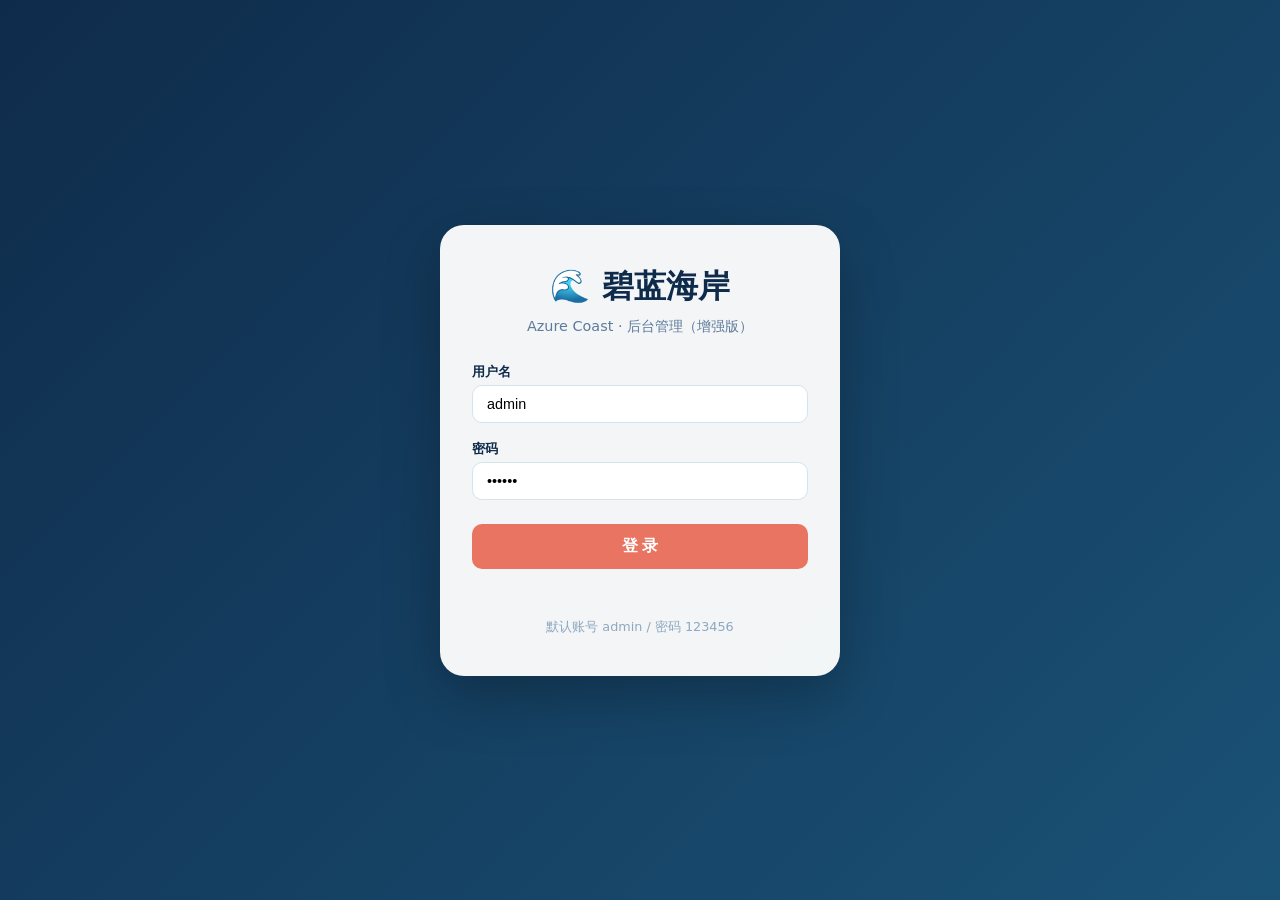
<file: admin.html>
<!DOCTYPE html>
<html lang="zh-CN">
<head>
    <meta charset="UTF-8" />
    <meta name="viewport" content="width=device-width, initial-scale=1.0" />
    <title>碧蓝海岸 · 后台管理（增强版）</title>
    <style>
        /* ===== 与原版一致，此处省略（保持原有样式） ===== */
        * {
            margin: 0;
            padding: 0;
            box-sizing: border-box;
        }
        body {
            font-family: system-ui, -apple-system, 'Segoe UI', Roboto, sans-serif;
            font-size: 14px;
            background: #EBF5FB;
            color: #0F2B4B;
        }
        .hidden {
            display: none !important;
        }
        /* 登录页 */
        .login-page {
            display: flex;
            align-items: center;
            justify-content: center;
            min-height: 100vh;
            background: linear-gradient(135deg, #0F2B4B, #1A5276);
            padding: 24px;
        }
        .login-box {
            background: rgba(255, 255, 255, 0.95);
            border-radius: 24px;
            padding: 40px 32px;
            max-width: 400px;
            width: 100%;
            box-shadow: 0 20px 56px rgba(0, 0, 0, 0.25);
        }
        .login-box .logo {
            text-align: center;
            font-size: 2rem;
            font-weight: 600;
            color: #0F2B4B;
            margin-bottom: 8px;
        }
        .login-box .subtitle {
            text-align: center;
            color: #5D7A9A;
            margin-bottom: 28px;
            font-size: 0.9rem;
        }
        .login-box .form-group {
            margin-bottom: 18px;
        }
        .login-box label {
            display: block;
            font-weight: 600;
            font-size: 0.8rem;
            margin-bottom: 4px;
        }
        .login-box input {
            width: 100%;
            padding: 10px 14px;
            border: 1.5px solid #D4E4ED;
            border-radius: 10px;
            font-size: 0.9rem;
            background: #fff;
        }
        .login-box input:focus {
            border-color: #5DADE2;
            outline: none;
            box-shadow: 0 0 0 3px rgba(93, 173, 226, 0.2);
        }
        .login-box .btn-login {
            width: 100%;
            padding: 12px;
            background: #E87461;
            color: #fff;
            border: none;
            border-radius: 10px;
            font-size: 1rem;
            font-weight: 600;
            cursor: pointer;
            transition: background 0.2s;
            margin-top: 6px;
        }
        .login-box .btn-login:hover {
            background: #D45D4A;
        }
        .login-box .error-msg {
            color: #E74C3C;
            font-size: 0.85rem;
            text-align: center;
            min-height: 24px;
            margin-top: 10px;
        }
        .login-box .footer-text {
            text-align: center;
            margin-top: 16px;
            color: #8DA8C0;
            font-size: 0.8rem;
        }
        /* 后台布局 */
        .admin-layout {
            display: flex;
            min-height: 100vh;
        }
        .sidebar {
            width: 220px;
            background: #0F2B4B;
            color: rgba(255, 255, 255, 0.7);
            display: flex;
            flex-direction: column;
            position: fixed;
            top: 0;
            left: 0;
            bottom: 0;
            overflow-y: auto;
            transition: transform 0.3s;
            z-index: 100;
        }
        .sidebar-brand {
            padding: 18px 20px;
            font-size: 1.2rem;
            font-weight: 600;
            color: #fff;
            border-bottom: 1px solid rgba(255, 255, 255, 0.06);
        }
        .sidebar-nav {
            flex: 1;
            padding: 12px;
        }
        .sidebar-nav .nav-label {
            font-size: 0.65rem;
            text-transform: uppercase;
            color: rgba(255, 255, 255, 0.25);
            padding: 8px 12px 6px;
            font-weight: 600;
            letter-spacing: 0.05em;
        }
        .sidebar-nav a {
            display: flex;
            align-items: center;
            gap: 10px;
            padding: 8px 12px;
            border-radius: 8px;
            color: rgba(255, 255, 255, 0.6);
            text-decoration: none;
            font-size: 0.85rem;
            cursor: pointer;
            margin-bottom: 2px;
        }
        .sidebar-nav a:hover {
            background: rgba(255, 255, 255, 0.06);
            color: #fff;
        }
        .sidebar-nav a.active {
            background: rgba(255, 255, 255, 0.1);
            color: #fff;
            box-shadow: inset 3px 0 0 #E87461;
        }
        .sidebar-nav a .badge {
            margin-left: auto;
            background: #E87461;
            color: #fff;
            font-size: 0.65rem;
            padding: 0 8px;
            border-radius: 10px;
        }
        .sidebar-footer {
            padding: 12px 16px;
            border-top: 1px solid rgba(255, 255, 255, 0.06);
            display: flex;
            align-items: center;
            gap: 10px;
            font-size: 0.8rem;
        }
        .sidebar-footer .user-avatar {
            width: 32px;
            height: 32px;
            border-radius: 50%;
            background: #2471A3;
            display: flex;
            align-items: center;
            justify-content: center;
            color: #fff;
            font-weight: 600;
        }
        .sidebar-footer .user-info .name {
            color: #fff;
            font-weight: 500;
        }
        .sidebar-footer .user-info .role {
            color: rgba(255, 255, 255, 0.4);
            font-size: 0.7rem;
        }
        .sidebar-footer .logout-btn {
            background: none;
            border: none;
            color: rgba(255, 255, 255, 0.4);
            cursor: pointer;
            font-size: 1rem;
            margin-left: auto;
        }
        .main-content {
            margin-left: 220px;
            flex: 1;
            display: flex;
            flex-direction: column;
            min-height: 100vh;
        }
        .topbar {
            background: rgba(255, 255, 255, 0.85);
            backdrop-filter: blur(8px);
            padding: 12px 24px;
            border-bottom: 1px solid #D4E4ED;
            display: flex;
            align-items: center;
            justify-content: space-between;
            position: sticky;
            top: 0;
            z-index: 100;
        }
        .topbar .page-title {
            font-size: 1.2rem;
            font-weight: 500;
        }
        .topbar .page-title span {
            color: #5D7A9A;
            font-size: 0.85rem;
            font-weight: 400;
            margin-left: 6px;
        }
        .topbar .menu-toggle-btn {
            display: none;
            background: none;
            border: none;
            font-size: 1.2rem;
            cursor: pointer;
        }
        .page-content {
            padding: 24px;
            flex: 1;
        }
        /* 统计卡片 */
        .stats-grid {
            display: grid;
            grid-template-columns: repeat(4, 1fr);
            gap: 16px;
            margin-bottom: 24px;
        }
        .stat-card {
            background: #fff;
            border-radius: 14px;
            padding: 20px 24px;
            border: 1px solid #D4E4ED;
            box-shadow: 0 2px 8px rgba(0, 0, 0, 0.04);
        }
        .stat-card .stat-label {
            font-size: 0.7rem;
            text-transform: uppercase;
            color: #8DA8C0;
            font-weight: 600;
        }
        .stat-card .stat-number {
            font-size: 2rem;
            font-weight: 400;
            color: #0F2B4B;
        }
        .stat-card .stat-icon {
            float: right;
            font-size: 1.8rem;
            opacity: 0.2;
        }
        .dashboard-grid {
            display: grid;
            grid-template-columns: 2fr 1fr;
            gap: 20px;
        }
        .dashboard-card {
            background: #fff;
            border-radius: 14px;
            padding: 20px;
            border: 1px solid #D4E4ED;
        }
        .dashboard-card .card-header {
            display: flex;
            justify-content: space-between;
            margin-bottom: 12px;
            font-weight: 500;
        }
        .recent-item {
            display: flex;
            align-items: center;
            gap: 12px;
            padding: 8px 0;
            border-bottom: 1px solid #f0f4f8;
        }
        .recent-item .recent-icon {
            width: 32px;
            height: 32px;
            background: #EBF5FB;
            border-radius: 8px;
            display: flex;
            align-items: center;
            justify-content: center;
            font-size: 1rem;
        }
        .recent-item .recent-info {
            flex: 1;
        }
        .recent-item .recent-info .title {
            font-weight: 500;
        }
        .recent-item .recent-info .meta {
            font-size: 0.75rem;
            color: #8DA8C0;
        }
        .recent-status {
            font-size: 0.65rem;
            padding: 0 10px;
            border-radius: 10px;
            font-weight: 500;
        }
        .recent-status.pending {
            background: #FEF9E7;
            color: #B7950B;
        }
        .recent-status.replied {
            background: #E8F8F5;
            color: #1A7A5A;
        }
        /* 表格 */
        .table-container {
            background: #fff;
            border-radius: 14px;
            border: 1px solid #D4E4ED;
            overflow: hidden;
        }
        .table-toolbar {
            display: flex;
            justify-content: space-between;
            padding: 12px 20px;
            border-bottom: 1px solid #D4E4ED;
            flex-wrap: wrap;
            gap: 10px;
            align-items: center;
        }
        .table-toolbar .search-box {
            display: flex;
            align-items: center;
            gap: 6px;
            background: #EBF5FB;
            border-radius: 8px;
            padding: 4px 12px;
        }
        .table-toolbar .search-box input {
            border: none;
            background: transparent;
            padding: 6px 4px;
            outline: none;
            font-size: 0.85rem;
        }
        .table-toolbar .btn-add {
            background: #E87461;
            color: #fff;
            border: none;
            padding: 6px 16px;
            border-radius: 8px;
            cursor: pointer;
            font-weight: 500;
            font-size: 0.85rem;
        }
        .table-toolbar .btn-add:hover {
            background: #D45D4A;
        }
        .table-wrapper {
            overflow-x: auto;
        }
        table {
            width: 100%;
            border-collapse: collapse;
            font-size: 0.85rem;
        }
        table th {
            text-align: left;
            padding: 10px 14px;
            background: #EBF5FB;
            font-size: 0.7rem;
            text-transform: uppercase;
            color: #5D7A9A;
            border-bottom: 1px solid #D4E4ED;
        }
        table td {
            padding: 10px 14px;
            border-bottom: 1px solid #f0f4f8;
            vertical-align: middle;
        }
        table .thumb {
            width: 50px;
            height: 50px;
            border-radius: 6px;
            object-fit: cover;
            background: #EBF5FB;
        }
        table .actions button {
            border: none;
            background: none;
            padding: 2px 6px;
            cursor: pointer;
            font-size: 0.85rem;
        }
        table .actions .btn-edit {
            color: #2471A3;
        }
        table .actions .btn-delete {
            color: #E74C3C;
        }
        .status-badge {
            display: inline-block;
            padding: 0 10px;
            border-radius: 10px;
            font-size: 0.7rem;
            font-weight: 500;
        }
        .status-badge.active {
            background: #E8F8F5;
            color: #1A7A5A;
        }
        .status-badge.draft {
            background: #F4F6F7;
            color: #7F8C8D;
        }
        .empty-state {
            text-align: center;
            padding: 40px 20px;
            color: #8DA8C0;
        }
        .empty-state i {
            font-size: 2.5rem;
            opacity: 0.2;
            display: block;
            margin-bottom: 8px;
        }
        /* Modal */
        .modal-overlay {
            position: fixed;
            inset: 0;
            background: rgba(0, 0, 0, 0.4);
            backdrop-filter: blur(4px);
            z-index: 2000;
            display: flex;
            align-items: center;
            justify-content: center;
            padding: 20px;
            opacity: 0;
            visibility: hidden;
            transition: 0.3s;
        }
        .modal-overlay.open {
            opacity: 1;
            visibility: visible;
        }
        .modal {
            background: #fff;
            border-radius: 16px;
            max-width: 600px;
            width: 100%;
            max-height: 90vh;
            overflow-y: auto;
            padding: 28px;
            transform: scale(0.95);
            transition: 0.3s;
        }
        .modal-overlay.open .modal {
            transform: scale(1);
        }
        .modal .modal-header {
            display: flex;
            justify-content: space-between;
            align-items: center;
            margin-bottom: 20px;
        }
        .modal .modal-header h2 {
            font-size: 1.3rem;
            font-weight: 500;
        }
        .modal .modal-header .close-btn {
            background: none;
            border: none;
            font-size: 1.4rem;
            cursor: pointer;
            color: #8DA8C0;
        }
        .modal .form-group {
            margin-bottom: 16px;
        }
        .modal .form-group label {
            display: block;
            font-weight: 600;
            font-size: 0.8rem;
            margin-bottom: 4px;
        }
        .modal .form-group input,
        .modal .form-group textarea,
        .modal .form-group select {
            width: 100%;
            padding: 8px 12px;
            border: 1.5px solid #D4E4ED;
            border-radius: 8px;
            font-family: inherit;
            font-size: 0.9rem;
        }
        .modal .form-group textarea {
            min-height: 70px;
        }
        .modal .form-group .image-preview {
            margin-top: 6px;
        }
        .modal .form-group .image-preview img {
            max-width: 100%;
            max-height: 150px;
            border-radius: 6px;
            border: 1px solid #D4E4ED;
            object-fit: contain;
        }
        .modal .form-actions {
            display: flex;
            gap: 10px;
            justify-content: flex-end;
            margin-top: 20px;
            padding-top: 16px;
            border-top: 1px solid #D4E4ED;
        }
        .modal .form-actions .btn-cancel {
            padding: 6px 18px;
            border: 1px solid #D4E4ED;
            background: transparent;
            border-radius: 8px;
            cursor: pointer;
        }
        .modal .form-actions .btn-submit {
            padding: 6px 20px;
            background: #E87461;
            color: #fff;
            border: none;
            border-radius: 8px;
            cursor: pointer;
            font-weight: 500;
        }
        .modal .form-actions .btn-submit:hover {
            background: #D45D4A;
        }
        /* Toast */
        .toast-container {
            position: fixed;
            bottom: 20px;
            right: 20px;
            z-index: 3000;
            display: flex;
            flex-direction: column;
            gap: 8px;
        }
        .toast {
            padding: 12px 20px;
            border-radius: 10px;
            color: #fff;
            font-size: 0.85rem;
            box-shadow: 0 4px 16px rgba(0, 0, 0, 0.15);
            animation: slideUp 0.3s;
            min-width: 200px;
        }
        .toast.success {
            background: #27AE60;
        }
        .toast.error {
            background: #E74C3C;
        }
        @keyframes slideUp {
            from {
                opacity: 0;
                transform: translateY(16px);
            }
            to {
                opacity: 1;
                transform: translateY(0);
            }
        }
        /* Responsive */
        @media (max-width: 768px) {
            .sidebar {
                transform: translateX(-100%);
            }
            .sidebar.open {
                transform: translateX(0);
            }
            .main-content {
                margin-left: 0;
            }
            .topbar .menu-toggle-btn {
                display: block;
            }
            .stats-grid {
                grid-template-columns: 1fr 1fr;
            }
            .dashboard-grid {
                grid-template-columns: 1fr;
            }
            .table-toolbar {
                flex-direction: column;
                align-items: stretch;
            }
        }
        @media (max-width: 480px) {
            .stats-grid {
                grid-template-columns: 1fr;
            }
        }
    </style>
</head>
<body>

    <!-- 登录页 -->
    <div class="login-page" id="loginPage">
        <div class="login-box">
            <div class="logo">🌊 碧蓝海岸</div>
            <p class="subtitle">Azure Coast · 后台管理（增强版）</p>
            <form id="loginForm">
                <div class="form-group">
                    <label>用户名</label>
                    <input type="text" id="loginUser" value="admin" required />
                </div>
                <div class="form-group">
                    <label>密码</label>
                    <input type="password" id="loginPass" value="123456" required />
                </div>
                <button type="submit" class="btn-login">登 录</button>
                <div class="error-msg" id="loginError"></div>
            </form>
            <div class="footer-text">默认账号 admin / 密码 123456</div>
        </div>
    </div>

    <!-- 后台布局 -->
    <div class="admin-layout hidden" id="adminLayout">
        <aside class="sidebar" id="sidebar">
            <div class="sidebar-brand">🌊 碧蓝海岸 <span style="font-weight:400;font-size:0.7rem;opacity:0.6;">后台</span></div>
            <nav class="sidebar-nav">
                <div class="nav-label">概览</div>
                <a class="active" data-page="dashboard">📊 仪表板</a>
                <div class="nav-label">内容管理</div>
                <a data-page="destinations">🏝️ 目的地</a>
                <a data-page="attractions">🏖️ 景点</a>
                <a data-page="tours">🚢 行程</a>
                <a data-page="accommodations">🏨 住宿</a>
                <a data-page="gallery">🖼️ 图集</a>
                <div class="nav-label">互动</div>
                <a data-page="messages">💬 留言 <span class="badge" id="msgBadge">0</span></a>
                <div class="nav-label">系统</div>
                <a data-page="users">👥 用户管理</a>
                <a data-page="settings">⚙️ 系统设置</a>
            </nav>
            <div class="sidebar-footer">
                <div class="user-avatar" id="userAvatar">A</div>
                <div class="user-info">
                    <div class="name" id="userName">管理员</div>
                    <div class="role">超级管理员</div>
                </div>
                <button class="logout-btn" onclick="handleLogout()">🚪</button>
            </div>
        </aside>
        <main class="main-content">
            <header class="topbar">
                <div style="display:flex;align-items:center;gap:10px;">
                    <button class="menu-toggle-btn" onclick="toggleSidebar()">☰</button>
                    <div class="page-title" id="pageTitle">仪表板 <span>数据概览</span></div>
                </div>
                <div><span id="topbarTime"></span></div>
            </header>
            <div class="page-content" id="pageContent"></div>
        </main>
    </div>

    <!-- Modal -->
    <div class="modal-overlay" id="modalOverlay">
        <div class="modal">
            <div class="modal-header">
                <h2 id="modalTitle">标题</h2>
                <button class="close-btn" onclick="closeModal()">✕</button>
            </div>
            <div id="modalBody"></div>
        </div>
    </div>

    <!-- Toast -->
    <div class="toast-container" id="toastContainer"></div>

    <script>
        // ============================================================
        // 完整增强版后台脚本 - 包含所有模块 + 图片上传 + 景点管理
        // ============================================================
        (function() {
            'use strict';

            const DB_KEY = 'azurecoast_admin_data';

            function getDefaultData() {
                return {
                    users: [{ id: 'u1', username: 'admin', password: '123456', role: 'super', createdAt: Date.now() }],
                    destinations: [{
                        id: 'd1',
                        name: '三亚 · Sanya',
                        location: '中国海南',
                        description: '中国最美的热带海滨城市，拥有洁白细腻的沙滩和清澈温暖的海水。亚龙湾、海棠湾等顶级海湾等你探索。',
                        image: 'https://images.unsplash.com/photo-1555400038-63f5ba517a47?w=400&q=80',
                        tags: ['海滩', '潜水', '度假村'],
                        badge: '热门',
                        createdAt: Date.now()
                    }, {
                        id: 'd2',
                        name: '巴厘岛 · Bali',
                        location: '印度尼西亚',
                        description: '众神之岛，融合了绝美的海滩、梯田与文化遗迹。乌布的艺术气息和库塔的冲浪文化同样迷人。',
                        image: 'https://images.unsplash.com/photo-1537996194471-e657df975ab4?w=400&q=80',
                        tags: ['文化', '冲浪', '瑜伽'],
                        badge: '',
                        createdAt: Date.now()
                    }, {
                        id: 'd3',
                        name: '圣托里尼 · Santorini',
                        location: '希腊',
                        description: '蓝白相间的梦幻岛屿，爱琴海上最璀璨的明珠。标志性的蓝顶教堂和壮丽的火山口日落令人陶醉。',
                        image: 'https://images.unsplash.com/photo-1570077188670-e3a8d69ac5ff?w=400&q=80',
                        tags: ['日落', '浪漫', '美酒'],
                        badge: '',
                        createdAt: Date.now()
                    }, {
                        id: 'd4',
                        name: '马尔代夫 · Maldives',
                        location: '马尔代夫',
                        description: '印度洋上的人间天堂，环礁环绕的碧蓝泻湖与奢华水上别墅。全球顶级潜水胜地，与鲸鲨同游的终极梦想。',
                        image: 'https://images.unsplash.com/photo-1514282401047-d79a71a590e8?w=400&q=80',
                        tags: ['水上屋', '浮潜', '水疗'],
                        badge: '奢华',
                        createdAt: Date.now()
                    }],
                    attractions: [{
                        id: 'at1',
                        name: '亚龙湾',
                        location: '三亚',
                        description: '享有“天下第一湾”的美誉，沙质细腻，海水清澈，是游泳和潜水的绝佳去处。',
                        image: 'https://images.unsplash.com/photo-1580060839132-ae7b2e4c5d9a?w=400&q=80',
                        tags: ['海滩', '潜水'],
                        createdAt: Date.now()
                    }, {
                        id: 'at2',
                        name: '乌布皇宫',
                        location: '巴厘岛',
                        description: '位于乌布中心，是巴厘岛最著名的历史建筑之一，夜晚有传统舞蹈表演。',
                        image: 'https://images.unsplash.com/photo-1580146542308-1f1b3d3c2a0f?w=400&q=80',
                        tags: ['文化', '历史'],
                        createdAt: Date.now()
                    }],
                    tours: [{
                        id: 't1',
                        title: '马尔代夫 · 梦幻环礁之旅',
                        description: '入住顶级水上别墅，与海龟和蝠鲼共游，在私人沙滩上享受烛光晚餐。',
                        price: 12800,
                        duration: '7天5晚',
                        rating: 4.9,
                        reviews: 328,
                        inclusions: ['含机票', '含住宿', '含餐饮'],
                        image: 'https://images.unsplash.com/photo-1502851211256-709401b51ea7?w=400&q=80',
                        badge: '超值推荐',
                        createdAt: Date.now()
                    }, {
                        id: 't2',
                        title: '希腊 · 爱琴海浪漫之旅',
                        description: '漫步蓝白小镇，在伊亚欣赏世界最美日落，品味地道的希腊美食与美酒。',
                        price: 9600,
                        duration: '8天6晚',
                        rating: 4.8,
                        reviews: 256,
                        inclusions: ['含机票', '含住宿', '含邮轮'],
                        image: 'https://images.unsplash.com/photo-1533104816931-20fa691ff6ca?w=400&q=80',
                        badge: '蜜月首选',
                        createdAt: Date.now()
                    }, {
                        id: 't3',
                        title: '巴厘岛 · 灵性与冲浪之旅',
                        description: '探访乌布稻田与神庙，体验冲浪课程和传统SPA，感受巴厘岛的文化与自然。',
                        price: 6800,
                        duration: '6天5晚',
                        rating: 4.7,
                        reviews: 412,
                        inclusions: ['含机票', '含住宿', '含冲浪课'],
                        image: 'https://images.unsplash.com/photo-1519046904884-53103b34b1b5?w=400&q=80',
                        badge: '人气爆款',
                        createdAt: Date.now()
                    }],
                    accommodations: [{
                        id: 'a1',
                        name: '碧海蓝天度假村',
                        location: '三亚 · 亚龙湾',
                        description: '坐拥私人海滩，每间客房都面朝大海。无边际泳池与热带花园相映成趣，提供世界级的水疗体验。',
                        type: '奢华度假村',
                        price: 1880,
                        amenities: ['无边际泳池', 'SPA', '海景餐厅', '健身中心'],
                        image: 'https://images.unsplash.com/photo-1520250497591-112f2f40a3f4?w=400&q=80',
                        createdAt: Date.now()
                    }, {
                        id: 'a2',
                        name: '珊瑚海水上别墅',
                        location: '马尔代夫 · 南环礁',
                        description: '建在碧蓝泻湖之上的奢华别墅，透明玻璃地板可观赏海底世界。私人甲板直通大海，感受被海洋包围的奇妙。',
                        type: '水上别墅',
                        price: 3280,
                        amenities: ['玻璃地板', '私人游艇', '水上酒吧', '浮潜装备'],
                        image: 'https://images.unsplash.com/photo-1571896349842-33c89424de2d?w=400&q=80',
                        createdAt: Date.now()
                    }],
                    gallery: [{
                        id: 'g1',
                        title: '热带海滩',
                        image: 'https://images.unsplash.com/photo-1505228395891-9a51e7e86bf6?w=400&q=80',
                        category: '海滩',
                        createdAt: Date.now()
                    }, {
                        id: 'g2',
                        title: '海岸日落',
                        image: 'https://images.unsplash.com/photo-1502780401007-492f44d5cf87?w=400&q=80',
                        category: '日落',
                        createdAt: Date.now()
                    }, {
                        id: 'g3',
                        title: '珊瑚秘境',
                        image: 'https://images.unsplash.com/photo-1505228395891-9a51e7e86bf6?w=400&q=80',
                        category: '海底',
                        createdAt: Date.now()
                    }],
                    messages: [{
                        id: 'm1',
                        name: '张薇',
                        email: 'zhangwei@email.com',
                        content: '马尔代夫的行程太棒了！水上别墅和浮潜体验都超乎想象，下次还想再去！',
                        reply: '感谢您的喜爱！我们很高兴为您服务，期待再次相遇。',
                        status: 'replied',
                        createdAt: Date.now() - 86400000 * 2
                    }, {
                        id: 'm2',
                        name: '李明',
                        email: 'liming@email.com',
                        content: '请问圣托里尼的行程可以定制吗？我们想增加两天自由活动时间。',
                        reply: '',
                        status: 'pending',
                        createdAt: Date.now() - 86400000
                    }, {
                        id: 'm3',
                        name: '陈浩',
                        email: 'chenhao@email.com',
                        content: '巴厘岛的冲浪课程适合零基础吗？需要提前准备什么装备？',
                        reply: '完全适合零基础！我们提供所有装备，您只需带上泳衣和防晒霜即可。',
                        status: 'replied',
                        createdAt: Date.now() - 3600000 * 6
                    }],
                    settings: {
                        siteName: '碧蓝海岸 · Azure Coast Travel',
                        siteDescription: '探索世界最美的海岸线，发现属于你的旅行故事。',
                        contactEmail: 'hello@azurecoast.com',
                        contactPhone: '+86 21 4000 1234',
                        address: '上海市黄浦区南京东路100号',
                        footerCopyright: '© 2026 碧蓝海岸 Azure Coast Travel. All rights reserved.'
                    }
                };
            }

            let db = loadData();

            function loadData() {
                try {
                    const raw = localStorage.getItem(DB_KEY);
                    if (raw) {
                        const data = JSON.parse(raw);
                        const def = getDefaultData();
                        // 补全缺失的集合
                        for (let key in def) {
                            if (!data[key]) data[key] = def[key];
                        }
                        return data;
                    }
                } catch (e) { console.warn('Load error', e); }
                const def = getDefaultData();
                saveData(def);
                return def;
            }

            function saveData(data) {
                localStorage.setItem(DB_KEY, JSON.stringify(data));
            }

            function getCollection(name) {
                if (!db[name]) db[name] = [];
                return db[name];
            }

            function saveCollection(name, collection) {
                db[name] = collection;
                saveData(db);
            }

            function genId() {
                return Date.now().toString(36) + Math.random().toString(36).slice(2, 6);
            }

            function formatDate(ts) {
                const d = new Date(ts);
                return d.toLocaleDateString('zh-CN') + ' ' + d.toLocaleTimeString('zh-CN', { hour: '2-digit', minute: '2-digit' });
            }

            function truncate(str, len = 50) {
                return str && str.length > len ? str.slice(0, len) + '…' : str;
            }

            function toast(msg, type = 'success') {
                const container = document.getElementById('toastContainer');
                const el = document.createElement('div');
                el.className = 'toast ' + type;
                el.textContent = msg;
                container.appendChild(el);
                setTimeout(() => { el.style.opacity = '0';
                    setTimeout(() => el.remove(), 300); }, 3000);
            }

            // 认证
            let currentUser = null;

            function checkAuth() {
                const saved = sessionStorage.getItem('azurecoast_admin_user');
                if (saved) {
                    try {
                        currentUser = JSON.parse(saved);
                        return true;
                    } catch (e) {}
                }
                return false;
            }

            function initLogin() {
                document.getElementById('loginForm').addEventListener('submit', function(e) {
                    e.preventDefault();
                    const username = document.getElementById('loginUser').value.trim();
                    const password = document.getElementById('loginPass').value.trim();
                    const errorEl = document.getElementById('loginError');
                    const users = getCollection('users');
                    const user = users.find(u => u.username === username && u.password === password);
                    if (user) {
                        currentUser = { id: user.id, username: user.username, role: user.role };
                        sessionStorage.setItem('azurecoast_admin_user', JSON.stringify(currentUser));
                        errorEl.textContent = '';
                        document.getElementById('loginPage').classList.add('hidden');
                        document.getElementById('adminLayout').classList.remove('hidden');
                        initAdmin();
                        toast('登录成功！');
                    } else {
                        errorEl.textContent = '用户名或密码错误。';
                    }
                });
            }

            window.handleLogout = function() {
                sessionStorage.removeItem('azurecoast_admin_user');
                currentUser = null;
                document.getElementById('adminLayout').classList.add('hidden');
                document.getElementById('loginPage').classList.remove('hidden');
                document.getElementById('loginError').textContent = '';
                toast('已退出');
            };

            // ============================================================
            // 导航系统
            // ============================================================
            let currentPage = 'dashboard';
            const pageTitles = {
                dashboard: '仪表板',
                destinations: '目的地管理',
                attractions: '景点管理',
                tours: '行程管理',
                accommodations: '住宿管理',
                gallery: '图集管理',
                messages: '留言管理',
                users: '用户管理',
                settings: '系统设置'
            };

            window.navigate = function(page) {
                currentPage = page;
                document.querySelectorAll('.sidebar-nav a').forEach(a => {
                    a.classList.toggle('active', a.dataset.page === page);
                });
                document.getElementById('pageTitle').innerHTML = pageTitles[page] + ' <span>' + (page === 'dashboard' ?
                    '数据概览' : '管理') + '</span>';
                renderPage(page);
                if (window.innerWidth <= 768) {
                    document.getElementById('sidebar').classList.remove('open');
                }
            };

            function renderPage(page) {
                const container = document.getElementById('pageContent');
                switch (page) {
                    case 'dashboard':
                        renderDashboard(container);
                        break;
                    case 'destinations':
                        renderDestinations(container);
                        break;
                    case 'attractions':
                        renderAttractions(container);
                        break;
                    case 'tours':
                        renderTours(container);
                        break;
                    case 'accommodations':
                        renderAccommodations(container);
                        break;
                    case 'gallery':
                        renderGallery(container);
                        break;
                    case 'messages':
                        renderMessages(container);
                        break;
                    case 'users':
                        renderUsers(container);
                        break;
                    case 'settings':
                        renderSettings(container);
                        break;
                    default:
                        container.innerHTML = '<p>页面建设中</p>';
                }
                updateBadge();
            }

            // ============================================================
            // 仪表板
            // ============================================================
            function renderDashboard(container) {
                const dests = getCollection('destinations');
                const attrs = getCollection('attractions');
                const tours = getCollection('tours');
                const accs = getCollection('accommodations');
                const gallery = getCollection('gallery');
                const msgs = getCollection('messages');
                const pendingMsgs = msgs.filter(m => m.status === 'pending');
                const recentMsgs = [...msgs].sort((a, b) => b.createdAt - a.createdAt).slice(0, 5);

                container.innerHTML = `
                    <div class="stats-grid">
                        <div class="stat-card"><span class="stat-label">目的地</span><span class="stat-number">${dests.length}</span><span class="stat-icon">🏝️</span></div>
                        <div class="stat-card"><span class="stat-label">景点</span><span class="stat-number">${attrs.length}</span><span class="stat-icon">🏖️</span></div>
                        <div class="stat-card"><span class="stat-label">行程</span><span class="stat-number">${tours.length}</span><span class="stat-icon">🚢</span></div>
                        <div class="stat-card"><span class="stat-label">住宿</span><span class="stat-number">${accs.length}</span><span class="stat-icon">🏨</span></div>
                    </div>
                    <div class="dashboard-grid">
                        <div class="dashboard-card">
                            <div class="card-header"><span>📬 最新留言</span><a href="#" onclick="navigate('messages');return false;">查看全部 →</a></div>
                            ${recentMsgs.length === 0 ? '<div class="empty-state">暂无留言</div>' :
                            recentMsgs.map(m => `
                                <div class="recent-item">
                                    <div class="recent-icon">👤</div>
                                    <div class="recent-info">
                                        <div class="title">${truncate(m.content, 30)}</div>
                                        <div class="meta">${m.name} · ${formatDate(m.createdAt)}</div>
                                    </div>
                                    <span class="recent-status ${m.status === 'replied' ? 'replied' : 'pending'}">${m.status === 'replied' ? '已回复' : '待处理'}</span>
                                </div>
                            `).join('')}
                        </div>
                        <div class="dashboard-card">
                            <div class="card-header"><span>📊 快速统计</span></div>
                            <div style="display:grid;grid-template-columns:1fr 1fr;gap:10px;">
                                <div style="background:#EBF5FB;padding:12px;border-radius:10px;text-align:center;">
                                    <div style="font-size:1.4rem;font-weight:600;">${dests.length}</div>
                                    <div style="font-size:0.7rem;color:#5D7A9A;">目的地</div>
                                </div>
                                <div style="background:#EBF5FB;padding:12px;border-radius:10px;text-align:center;">
                                    <div style="font-size:1.4rem;font-weight:600;">${attrs.length}</div>
                                    <div style="font-size:0.7rem;color:#5D7A9A;">景点</div>
                                </div>
                                <div style="background:#EBF5FB;padding:12px;border-radius:10px;text-align:center;">
                                    <div style="font-size:1.4rem;font-weight:600;">${pendingMsgs.length}</div>
                                    <div style="font-size:0.7rem;color:#5D7A9A;">待回复</div>
                                </div>
                                <div style="background:#EBF5FB;padding:12px;border-radius:10px;text-align:center;">
                                    <div style="font-size:1.4rem;font-weight:600;">${gallery.length}</div>
                                    <div style="font-size:0.7rem;color:#5D7A9A;">图集</div>
                                </div>
                            </div>
                        </div>
                    </div>
                `;
            }

            // ============================================================
            // 通用图片上传处理（返回 base64 或原值）
            // ============================================================
            function handleImageUpload(file) {
                return new Promise((resolve) => {
                    if (!file) return resolve('');
                    const reader = new FileReader();
                    reader.onload = (e) => resolve(e.target.result);
                    reader.onerror = () => resolve('');
                    reader.readAsDataURL(file);
                });
            }

            // ============================================================
            // 渲染：目的地
            // ============================================================
            function renderDestinations(container) {
                const items = getCollection('destinations');
                const searchVal = document.getElementById('searchDest') ? document.getElementById('searchDest').value
                .toLowerCase() : '';
                const filtered = items.filter(d =>
                    d.name.toLowerCase().includes(searchVal) ||
                    d.location.toLowerCase().includes(searchVal) ||
                    (d.tags && d.tags.some(t => t.toLowerCase().includes(searchVal)))
                );

                let html = `
                    <div class="table-container">
                        <div class="table-toolbar">
                            <div class="search-box">
                                <span>🔍</span>
                                <input type="text" id="searchDest" placeholder="搜索目的地..." oninput="renderDestinations(document.getElementById('pageContent'))" />
                            </div>
                            <button class="btn-add" onclick="openDestModal()">＋ 添加目的地</button>
                        </div>
                        <div class="table-wrapper">
                            <table>
                                <thead><tr><th>图片</th><th>名称</th><th>位置</th><th>标签</th><th>徽章</th><th style="width:120px;">操作</th></tr></thead>
                                <tbody>
                    `;
                if (filtered.length === 0) {
                    html += `<tr><td colspan="6" class="empty-state">暂无数据</td></tr>`;
                } else {
                    filtered.forEach(d => {
                        html += `
                            <tr>
                                <td><img src="${d.image || ''}" class="thumb" onerror="this.style.display='none'" /></td>
                                <td><strong>${d.name}</strong></td>
                                <td>${d.location || ''}</td>
                                <td>${(d.tags || []).join('、')}</td>
                                <td>${d.badge || ''}</td>
                                <td class="actions">
                                    <button class="btn-edit" onclick="openDestModal('${d.id}')">✏️</button>
                                    <button class="btn-delete" onclick="deleteItem('destinations','${d.id}')">🗑️</button>
                                </td>
                            </tr>
                        `;
                    });
                }
                html += `</tbody></table></div></div>`;
                container.innerHTML = html;
                if (document.getElementById('searchDest')) {
                    document.getElementById('searchDest').value = searchVal;
                }
            }

            window.openDestModal = function(id) {
                const isEdit = !!id;
                const item = isEdit ? getCollection('destinations').find(d => d.id === id) : null;
                openModal(
                    isEdit ? '编辑目的地' : '添加目的地',
                    `
                        <div class="form-group">
                            <label>名称</label>
                            <input type="text" id="destName" value="${isEdit ? item.name : ''}" />
                        </div>
                        <div class="form-group">
                            <label>位置</label>
                            <input type="text" id="destLocation" value="${isEdit ? item.location : ''}" />
                        </div>
                        <div class="form-group">
                            <label>描述</label>
                            <textarea id="destDesc">${isEdit ? item.description : ''}</textarea>
                        </div>
                        <div class="form-group">
                            <label>标签（用逗号分隔）</label>
                            <input type="text" id="destTags" value="${isEdit ? (item.tags || []).join('、') : ''}" placeholder="如：海滩、潜水" />
                        </div>
                        <div class="form-group">
                            <label>徽章（如：热门、奢华）</label>
                            <input type="text" id="destBadge" value="${isEdit ? item.badge : ''}" />
                        </div>
                        <div class="form-group">
                            <label>图片</label>
                            <input type="file" accept="image/*" id="destImageFile" onchange="previewImage(this, 'destImagePreview')" />
                            <div class="image-preview"><img id="destImagePreview" src="${isEdit && item.image ? item.image : ''}" style="max-width:100%;max-height:150px;${isEdit && item.image ? '' : 'display:none;'}" /></div>
                            <input type="hidden" id="destImageData" value="${isEdit ? item.image : ''}" />
                        </div>
                        <div class="form-actions">
                            <button class="btn-cancel" onclick="closeModal()">取消</button>
                            <button class="btn-submit" onclick="saveDest('${isEdit ? id : ''}')">保存</button>
                        </div>
                    `
                );
            };

            window.saveDest = async function(id) {
                const name = document.getElementById('destName').value.trim();
                if (!name) { toast('请填写名称', 'error'); return; }
                const location = document.getElementById('destLocation').value.trim();
                const description = document.getElementById('destDesc').value.trim();
                const tags = document.getElementById('destTags').value.split(/[、,，\s]+/).filter(Boolean);
                const badge = document.getElementById('destBadge').value.trim();
                const imageFile = document.getElementById('destImageFile').files[0];
                let image = document.getElementById('destImageData').value;
                if (imageFile) {
                    image = await handleImageUpload(imageFile);
                }
                const collection = getCollection('destinations');
                if (id) {
                    const idx = collection.findIndex(d => d.id === id);
                    if (idx >= 0) {
                        collection[idx] = { ...collection[idx], name, location, description, tags, badge, image };
                    }
                } else {
                    collection.push({
                        id: genId(),
                        name,
                        location,
                        description,
                        tags,
                        badge,
                        image,
                        createdAt: Date.now()
                    });
                }
                saveCollection('destinations', collection);
                closeModal();
                toast('保存成功');
                renderPage(currentPage);
            };

            // ============================================================
            // 渲染：景点（新增模块）
            // ============================================================
            function renderAttractions(container) {
                const items = getCollection('attractions');
                const searchVal = document.getElementById('searchAttr') ? document.getElementById('searchAttr').value
                .toLowerCase() : '';
                const filtered = items.filter(a =>
                    a.name.toLowerCase().includes(searchVal) ||
                    a.location.toLowerCase().includes(searchVal) ||
                    (a.tags && a.tags.some(t => t.toLowerCase().includes(searchVal)))
                );

                let html = `
                    <div class="table-container">
                        <div class="table-toolbar">
                            <div class="search-box">
                                <span>🔍</span>
                                <input type="text" id="searchAttr" placeholder="搜索景点..." oninput="renderAttractions(document.getElementById('pageContent'))" />
                            </div>
                            <button class="btn-add" onclick="openAttrModal()">＋ 添加景点</button>
                        </div>
                        <div class="table-wrapper">
                            <table>
                                <thead><tr><th>图片</th><th>名称</th><th>位置</th><th>标签</th><th style="width:120px;">操作</th></tr></thead>
                                <tbody>
                    `;
                if (filtered.length === 0) {
                    html += `<tr><td colspan="5" class="empty-state">暂无数据</td></tr>`;
                } else {
                    filtered.forEach(a => {
                        html += `
                            <tr>
                                <td><img src="${a.image || ''}" class="thumb" onerror="this.style.display='none'" /></td>
                                <td><strong>${a.name}</strong></td>
                                <td>${a.location || ''}</td>
                                <td>${(a.tags || []).join('、')}</td>
                                <td class="actions">
                                    <button class="btn-edit" onclick="openAttrModal('${a.id}')">✏️</button>
                                    <button class="btn-delete" onclick="deleteItem('attractions','${a.id}')">🗑️</button>
                                </td>
                            </tr>
                        `;
                    });
                }
                html += `</tbody></table></div></div>`;
                container.innerHTML = html;
                if (document.getElementById('searchAttr')) {
                    document.getElementById('searchAttr').value = searchVal;
                }
            }

            window.openAttrModal = function(id) {
                const isEdit = !!id;
                const item = isEdit ? getCollection('attractions').find(a => a.id === id) : null;
                openModal(
                    isEdit ? '编辑景点' : '添加景点',
                    `
                        <div class="form-group">
                            <label>名称</label>
                            <input type="text" id="attrName" value="${isEdit ? item.name : ''}" />
                        </div>
                        <div class="form-group">
                            <label>位置</label>
                            <input type="text" id="attrLocation" value="${isEdit ? item.location : ''}" />
                        </div>
                        <div class="form-group">
                            <label>描述</label>
                            <textarea id="attrDesc">${isEdit ? item.description : ''}</textarea>
                        </div>
                        <div class="form-group">
                            <label>标签（用逗号分隔）</label>
                            <input type="text" id="attrTags" value="${isEdit ? (item.tags || []).join('、') : ''}" placeholder="如：海滩、文化" />
                        </div>
                        <div class="form-group">
                            <label>图片</label>
                            <input type="file" accept="image/*" id="attrImageFile" onchange="previewImage(this, 'attrImagePreview')" />
                            <div class="image-preview"><img id="attrImagePreview" src="${isEdit && item.image ? item.image : ''}" style="max-width:100%;max-height:150px;${isEdit && item.image ? '' : 'display:none;'}" /></div>
                            <input type="hidden" id="attrImageData" value="${isEdit ? item.image : ''}" />
                        </div>
                        <div class="form-actions">
                            <button class="btn-cancel" onclick="closeModal()">取消</button>
                            <button class="btn-submit" onclick="saveAttr('${isEdit ? id : ''}')">保存</button>
                        </div>
                    `
                );
            };

            window.saveAttr = async function(id) {
                const name = document.getElementById('attrName').value.trim();
                if (!name) { toast('请填写名称', 'error'); return; }
                const location = document.getElementById('attrLocation').value.trim();
                const description = document.getElementById('attrDesc').value.trim();
                const tags = document.getElementById('attrTags').value.split(/[、,，\s]+/).filter(Boolean);
                const imageFile = document.getElementById('attrImageFile').files[0];
                let image = document.getElementById('attrImageData').value;
                if (imageFile) {
                    image = await handleImageUpload(imageFile);
                }
                const collection = getCollection('attractions');
                if (id) {
                    const idx = collection.findIndex(a => a.id === id);
                    if (idx >= 0) {
                        collection[idx] = { ...collection[idx], name, location, description, tags, image };
                    }
                } else {
                    collection.push({
                        id: genId(),
                        name,
                        location,
                        description,
                        tags,
                        image,
                        createdAt: Date.now()
                    });
                }
                saveCollection('attractions', collection);
                closeModal();
                toast('保存成功');
                renderPage(currentPage);
            };

            // ============================================================
            // 渲染：行程（与目的地类似，省略详细注释）
            // ============================================================
            function renderTours(container) {
                const items = getCollection('tours');
                const searchVal = document.getElementById('searchTour') ? document.getElementById('searchTour').value
                .toLowerCase() : '';
                const filtered = items.filter(t => t.title.toLowerCase().includes(searchVal));

                let html = `
                    <div class="table-container">
                        <div class="table-toolbar">
                            <div class="search-box"><span>🔍</span><input type="text" id="searchTour" placeholder="搜索行程..." oninput="renderTours(document.getElementById('pageContent'))" /></div>
                            <button class="btn-add" onclick="openTourModal()">＋ 添加行程</button>
                        </div>
                        <div class="table-wrapper"><table><thead><tr><th>图片</th><th>标题</th><th>价格</th><th>时长</th><th>评分</th><th>操作</th></tr></thead><tbody>
                `;
                if (filtered.length === 0) {
                    html += `<tr><td colspan="6" class="empty-state">暂无数据</td></tr>`;
                } else {
                    filtered.forEach(t => {
                        html += `
                            <tr>
                                <td><img src="${t.image || ''}" class="thumb" onerror="this.style.display='none'" /></td>
                                <td><strong>${t.title}</strong></td>
                                <td>¥${t.price}</td>
                                <td>${t.duration}</td>
                                <td>${t.rating} (${t.reviews})</td>
                                <td class="actions">
                                    <button class="btn-edit" onclick="openTourModal('${t.id}')">✏️</button>
                                    <button class="btn-delete" onclick="deleteItem('tours','${t.id}')">🗑️</button>
                                </td>
                            </tr>
                        `;
                    });
                }
                html += `</tbody></table></div></div>`;
                container.innerHTML = html;
                if (document.getElementById('searchTour')) {
                    document.getElementById('searchTour').value = searchVal;
                }
            }

            window.openTourModal = function(id) {
                const isEdit = !!id;
                const item = isEdit ? getCollection('tours').find(t => t.id === id) : null;
                openModal(
                    isEdit ? '编辑行程' : '添加行程',
                    `
                        <div class="form-group"><label>标题</label><input type="text" id="tourTitle" value="${isEdit ? item.title : ''}" /></div>
                        <div class="form-group"><label>描述</label><textarea id="tourDesc">${isEdit ? item.description : ''}</textarea></div>
                        <div class="form-group"><label>价格</label><input type="number" id="tourPrice" value="${isEdit ? item.price : ''}" /></div>
                        <div class="form-group"><label>时长</label><input type="text" id="tourDuration" value="${isEdit ? item.duration : ''}" /></div>
                        <div class="form-group"><label>评分</label><input type="number" step="0.1" id="tourRating" value="${isEdit ? item.rating : ''}" /></div>
                        <div class="form-group"><label>评论数</label><input type="number" id="tourReviews" value="${isEdit ? item.reviews : ''}" /></div>
                        <div class="form-group"><label>包含（用逗号分隔）</label><input type="text" id="tourInclusions" value="${isEdit ? (item.inclusions || []).join('、') : ''}" /></div>
                        <div class="form-group"><label>徽章</label><input type="text" id="tourBadge" value="${isEdit ? item.badge : ''}" /></div>
                        <div class="form-group">
                            <label>图片</label>
                            <input type="file" accept="image/*" id="tourImageFile" onchange="previewImage(this, 'tourImagePreview')" />
                            <div class="image-preview"><img id="tourImagePreview" src="${isEdit && item.image ? item.image : ''}" style="max-width:100%;max-height:150px;${isEdit && item.image ? '' : 'display:none;'}" /></div>
                            <input type="hidden" id="tourImageData" value="${isEdit ? item.image : ''}" />
                        </div>
                        <div class="form-actions"><button class="btn-cancel" onclick="closeModal()">取消</button><button class="btn-submit" onclick="saveTour('${isEdit ? id : ''}')">保存</button></div>
                    `
                );
            };

            window.saveTour = async function(id) {
                const title = document.getElementById('tourTitle').value.trim();
                if (!title) { toast('请填写标题', 'error'); return; }
                const description = document.getElementById('tourDesc').value.trim();
                const price = parseFloat(document.getElementById('tourPrice').value) || 0;
                const duration = document.getElementById('tourDuration').value.trim();
                const rating = parseFloat(document.getElementById('tourRating').value) || 0;
                const reviews = parseInt(document.getElementById('tourReviews').value) || 0;
                const inclusions = document.getElementById('tourInclusions').value.split(/[、,，\s]+/).filter(Boolean);
                const badge = document.getElementById('tourBadge').value.trim();
                const imageFile = document.getElementById('tourImageFile').files[0];
                let image = document.getElementById('tourImageData').value;
                if (imageFile) image = await handleImageUpload(imageFile);
                const collection = getCollection('tours');
                if (id) {
                    const idx = collection.findIndex(t => t.id === id);
                    if (idx >= 0) {
                        collection[idx] = { ...collection[idx], title, description, price, duration, rating, reviews,
                            inclusions, badge, image };
                    }
                } else {
                    collection.push({ id: genId(), title, description, price, duration, rating, reviews, inclusions,
                        badge, image, createdAt: Date.now() });
                }
                saveCollection('tours', collection);
                closeModal();
                toast('保存成功');
                renderPage(currentPage);
            };

            // ============================================================
            // 渲染：住宿（略，结构与上类似）
            // ============================================================
            function renderAccommodations(container) {
                const items = getCollection('accommodations');
                const searchVal = document.getElementById('searchAcc') ? document.getElementById('searchAcc').value
                .toLowerCase() : '';
                const filtered = items.filter(a => a.name.toLowerCase().includes(searchVal) || a.location.toLowerCase()
                    .includes(searchVal));

                let html = `
                    <div class="table-container">
                        <div class="table-toolbar">
                            <div class="search-box"><span>🔍</span><input type="text" id="searchAcc" placeholder="搜索住宿..." oninput="renderAccommodations(document.getElementById('pageContent'))" /></div>
                            <button class="btn-add" onclick="openAccModal()">＋ 添加住宿</button>
                        </div>
                        <div class="table-wrapper"><table><thead><tr><th>图片</th><th>名称</th><th>位置</th><th>类型</th><th>价格</th><th>操作</th></tr></thead><tbody>
                `;
                if (filtered.length === 0) {
                    html += `<tr><td colspan="6" class="empty-state">暂无数据</td></tr>`;
                } else {
                    filtered.forEach(a => {
                        html += `
                            <tr>
                                <td><img src="${a.image || ''}" class="thumb" onerror="this.style.display='none'" /></td>
                                <td><strong>${a.name}</strong></td>
                                <td>${a.location}</td>
                                <td>${a.type}</td>
                                <td>¥${a.price}</td>
                                <td class="actions">
                                    <button class="btn-edit" onclick="openAccModal('${a.id}')">✏️</button>
                                    <button class="btn-delete" onclick="deleteItem('accommodations','${a.id}')">🗑️</button>
                                </td>
                            </tr>
                        `;
                    });
                }
                html += `</tbody></table></div></div>`;
                container.innerHTML = html;
                if (document.getElementById('searchAcc')) {
                    document.getElementById('searchAcc').value = searchVal;
                }
            }

            window.openAccModal = function(id) {
                const isEdit = !!id;
                const item = isEdit ? getCollection('accommodations').find(a => a.id === id) : null;
                openModal(
                    isEdit ? '编辑住宿' : '添加住宿',
                    `
                        <div class="form-group"><label>名称</label><input type="text" id="accName" value="${isEdit ? item.name : ''}" /></div>
                        <div class="form-group"><label>位置</label><input type="text" id="accLocation" value="${isEdit ? item.location : ''}" /></div>
                        <div class="form-group"><label>描述</label><textarea id="accDesc">${isEdit ? item.description : ''}</textarea></div>
                        <div class="form-group"><label>类型</label><input type="text" id="accType" value="${isEdit ? item.type : ''}" /></div>
                        <div class="form-group"><label>价格（每晚）</label><input type="number" id="accPrice" value="${isEdit ? item.price : ''}" /></div>
                        <div class="form-group"><label>设施（用逗号分隔）</label><input type="text" id="accAmenities" value="${isEdit ? (item.amenities || []).join('、') : ''}" /></div>
                        <div class="form-group">
                            <label>图片</label>
                            <input type="file" accept="image/*" id="accImageFile" onchange="previewImage(this, 'accImagePreview')" />
                            <div class="image-preview"><img id="accImagePreview" src="${isEdit && item.image ? item.image : ''}" style="max-width:100%;max-height:150px;${isEdit && item.image ? '' : 'display:none;'}" /></div>
                            <input type="hidden" id="accImageData" value="${isEdit ? item.image : ''}" />
                        </div>
                        <div class="form-actions"><button class="btn-cancel" onclick="closeModal()">取消</button><button class="btn-submit" onclick="saveAcc('${isEdit ? id : ''}')">保存</button></div>
                    `
                );
            };

            window.saveAcc = async function(id) {
                const name = document.getElementById('accName').value.trim();
                if (!name) { toast('请填写名称', 'error'); return; }
                const location = document.getElementById('accLocation').value.trim();
                const description = document.getElementById('accDesc').value.trim();
                const type = document.getElementById('accType').value.trim();
                const price = parseFloat(document.getElementById('accPrice').value) || 0;
                const amenities = document.getElementById('accAmenities').value.split(/[、,，\s]+/).filter(Boolean);
                const imageFile = document.getElementById('accImageFile').files[0];
                let image = document.getElementById('accImageData').value;
                if (imageFile) image = await handleImageUpload(imageFile);
                const collection = getCollection('accommodations');
                if (id) {
                    const idx = collection.findIndex(a => a.id === id);
                    if (idx >= 0) {
                        collection[idx] = { ...collection[idx], name, location, description, type, price, amenities,
                            image };
                    }
                } else {
                    collection.push({ id: genId(), name, location, description, type, price, amenities, image,
                        createdAt: Date.now() });
                }
                saveCollection('accommodations', collection);
                closeModal();
                toast('保存成功');
                renderPage(currentPage);
            };

            // ============================================================
            // 渲染：图集
            // ============================================================
            function renderGallery(container) {
                const items = getCollection('gallery');
                const searchVal = document.getElementById('searchGal') ? document.getElementById('searchGal').value
                .toLowerCase() : '';
                const filtered = items.filter(g => g.title.toLowerCase().includes(searchVal) || g.category.toLowerCase()
                    .includes(searchVal));

                let html = `
                    <div class="table-container">
                        <div class="table-toolbar">
                            <div class="search-box"><span>🔍</span><input type="text" id="searchGal" placeholder="搜索图集..." oninput="renderGallery(document.getElementById('pageContent'))" /></div>
                            <button class="btn-add" onclick="openGalModal()">＋ 添加图片</button>
                        </div>
                        <div class="table-wrapper"><table><thead><tr><th>图片</th><th>标题</th><th>分类</th><th>操作</th></tr></thead><tbody>
                `;
                if (filtered.length === 0) {
                    html += `<tr><td colspan="4" class="empty-state">暂无数据</td></tr>`;
                } else {
                    filtered.forEach(g => {
                        html += `
                            <tr>
                                <td><img src="${g.image || ''}" class="thumb" onerror="this.style.display='none'" /></td>
                                <td><strong>${g.title}</strong></td>
                                <td>${g.category}</td>
                                <td class="actions">
                                    <button class="btn-edit" onclick="openGalModal('${g.id}')">✏️</button>
                                    <button class="btn-delete" onclick="deleteItem('gallery','${g.id}')">🗑️</button>
                                </td>
                            </tr>
                        `;
                    });
                }
                html += `</tbody></table></div></div>`;
                container.innerHTML = html;
                if (document.getElementById('searchGal')) {
                    document.getElementById('searchGal').value = searchVal;
                }
            }

            window.openGalModal = function(id) {
                const isEdit = !!id;
                const item = isEdit ? getCollection('gallery').find(g => g.id === id) : null;
                openModal(
                    isEdit ? '编辑图集' : '添加图集',
                    `
                        <div class="form-group"><label>标题</label><input type="text" id="galTitle" value="${isEdit ? item.title : ''}" /></div>
                        <div class="form-group"><label>分类</label><input type="text" id="galCategory" value="${isEdit ? item.category : ''}" /></div>
                        <div class="form-group">
                            <label>图片</label>
                            <input type="file" accept="image/*" id="galImageFile" onchange="previewImage(this, 'galImagePreview')" />
                            <div class="image-preview"><img id="galImagePreview" src="${isEdit && item.image ? item.image : ''}" style="max-width:100%;max-height:150px;${isEdit && item.image ? '' : 'display:none;'}" /></div>
                            <input type="hidden" id="galImageData" value="${isEdit ? item.image : ''}" />
                        </div>
                        <div class="form-actions"><button class="btn-cancel" onclick="closeModal()">取消</button><button class="btn-submit" onclick="saveGal('${isEdit ? id : ''}')">保存</button></div>
                    `
                );
            };

            window.saveGal = async function(id) {
                const title = document.getElementById('galTitle').value.trim();
                if (!title) { toast('请填写标题', 'error'); return; }
                const category = document.getElementById('galCategory').value.trim();
                const imageFile = document.getElementById('galImageFile').files[0];
                let image = document.getElementById('galImageData').value;
                if (imageFile) image = await handleImageUpload(imageFile);
                const collection = getCollection('gallery');
                if (id) {
                    const idx = collection.findIndex(g => g.id === id);
                    if (idx >= 0) {
                        collection[idx] = { ...collection[idx], title, category, image };
                    }
                } else {
                    collection.push({ id: genId(), title, category, image, createdAt: Date.now() });
                }
                saveCollection('gallery', collection);
                closeModal();
                toast('保存成功');
                renderPage(currentPage);
            };

            // ============================================================
            // 渲染：留言
            // ============================================================
            function renderMessages(container) {
                const items = getCollection('messages');
                const searchVal = document.getElementById('searchMsg') ? document.getElementById('searchMsg').value
                .toLowerCase() : '';
                const filtered = items.filter(m =>
                    m.name.toLowerCase().includes(searchVal) ||
                    m.content.toLowerCase().includes(searchVal) ||
                    m.email.toLowerCase().includes(searchVal)
                );

                let html = `
                    <div class="table-container">
                        <div class="table-toolbar">
                            <div class="search-box"><span>🔍</span><input type="text" id="searchMsg" placeholder="搜索留言..." oninput="renderMessages(document.getElementById('pageContent'))" /></div>
                        </div>
                        <div class="table-wrapper"><table><thead><tr><th>用户</th><th>内容</th><th>回复</th><th>状态</th><th>时间</th><th>操作</th></tr></thead><tbody>
                `;
                if (filtered.length === 0) {
                    html += `<tr><td colspan="6" class="empty-state">暂无留言</td></tr>`;
                } else {
                    filtered.forEach(m => {
                        html += `
                            <tr>
                                <td><strong>${m.name}</strong><br/><small>${m.email}</small></td>
                                <td>${truncate(m.content, 80)}</td>
                                <td>${m.reply ? truncate(m.reply, 60) : '-'}</td>
                                <td><span class="status-badge ${m.status === 'replied' ? 'active' : 'draft'}">${m.status === 'replied' ? '已回复' : '待处理'}</span></td>
                                <td>${formatDate(m.createdAt)}</td>
                                <td class="actions">
                                    <button class="btn-edit" onclick="openMsgModal('${m.id}')">✏️ 回复</button>
                                    <button class="btn-delete" onclick="deleteItem('messages','${m.id}')">🗑️</button>
                                </td>
                            </tr>
                        `;
                    });
                }
                html += `</tbody></table></div></div>`;
                container.innerHTML = html;
                if (document.getElementById('searchMsg')) {
                    document.getElementById('searchMsg').value = searchVal;
                }
            }

            window.openMsgModal = function(id) {
                const item = getCollection('messages').find(m => m.id === id);
                if (!item) return;
                openModal(
                    '回复留言',
                    `
                        <div class="form-group"><label>用户</label><input type="text" value="${item.name}" disabled /></div>
                        <div class="form-group"><label>内容</label><textarea disabled>${item.content}</textarea></div>
                        <div class="form-group"><label>回复</label><textarea id="msgReply">${item.reply || ''}</textarea></div>
                        <div class="form-actions">
                            <button class="btn-cancel" onclick="closeModal()">取消</button>
                            <button class="btn-submit" onclick="saveMsg('${id}')">保存回复</button>
                        </div>
                    `
                );
            };

            window.saveMsg = function(id) {
                const reply = document.getElementById('msgReply').value.trim();
                const collection = getCollection('messages');
                const idx = collection.findIndex(m => m.id === id);
                if (idx >= 0) {
                    collection[idx].reply = reply;
                    collection[idx].status = reply ? 'replied' : 'pending';
                    saveCollection('messages', collection);
                    closeModal();
                    toast('回复已保存');
                    renderPage(currentPage);
                }
            };

            // ============================================================
            // 渲染：用户管理
            // ============================================================
            function renderUsers(container) {
                const items = getCollection('users');
                let html = `
                    <div class="table-container">
                        <div class="table-toolbar">
                            <button class="btn-add" onclick="openUserModal()">＋ 添加用户</button>
                        </div>
                        <div class="table-wrapper"><table><thead><tr><th>用户名</th><th>角色</th><th>创建时间</th><th>操作</th></tr></thead><tbody>
                `;
                if (items.length === 0) {
                    html += `<tr><td colspan="4" class="empty-state">暂无用户</td></tr>`;
                } else {
                    items.forEach(u => {
                        html += `
                            <tr>
                                <td><strong>${u.username}</strong></td>
                                <td>${u.role}</td>
                                <td>${formatDate(u.createdAt)}</td>
                                <td class="actions">
                                    <button class="btn-edit" onclick="openUserModal('${u.id}')">✏️</button>
                                    <button class="btn-delete" onclick="deleteItem('users','${u.id}')">🗑️</button>
                                </td>
                            </tr>
                        `;
                    });
                }
                html += `</tbody></table></div></div>`;
                container.innerHTML = html;
            }

            window.openUserModal = function(id) {
                const isEdit = !!id;
                const item = isEdit ? getCollection('users').find(u => u.id === id) : null;
                openModal(
                    isEdit ? '编辑用户' : '添加用户',
                    `
                        <div class="form-group"><label>用户名</label><input type="text" id="userUsername" value="${isEdit ? item.username : ''}" /></div>
                        <div class="form-group"><label>密码</label><input type="text" id="userPassword" value="${isEdit ? item.password : ''}" placeholder="留空则不修改" /></div>
                        <div class="form-group"><label>角色</label><input type="text" id="userRole" value="${isEdit ? item.role : 'user'}" /></div>
                        <div class="form-actions"><button class="btn-cancel" onclick="closeModal()">取消</button><button class="btn-submit" onclick="saveUser('${isEdit ? id : ''}')">保存</button></div>
                    `
                );
            };

            window.saveUser = function(id) {
                const username = document.getElementById('userUsername').value.trim();
                if (!username) { toast('请填写用户名', 'error'); return; }
                const password = document.getElementById('userPassword').value.trim();
                const role = document.getElementById('userRole').value.trim() || 'user';
                const collection = getCollection('users');
                if (id) {
                    const idx = collection.findIndex(u => u.id === id);
                    if (idx >= 0) {
                        if (password) collection[idx].password = password;
                        collection[idx].username = username;
                        collection[idx].role = role;
                    }
                } else {
                    if (!password) { toast('请填写密码', 'error'); return; }
                    collection.push({ id: genId(), username, password, role, createdAt: Date.now() });
                }
                saveCollection('users', collection);
                closeModal();
                toast('保存成功');
                renderPage(currentPage);
            };

            // ============================================================
            // 渲染：系统设置
            // ============================================================
            function renderSettings(container) {
                const settings = db.settings || {};
                container.innerHTML = `
                    <div class="table-container" style="padding:24px;">
                        <div class="form-group"><label>网站名称</label><input type="text" id="setSiteName" value="${settings.siteName || ''}" style="width:100%;padding:8px 12px;border:1px solid #D4E4ED;border-radius:8px;" /></div>
                        <div class="form-group"><label>网站描述</label><textarea id="setSiteDesc" style="width:100%;padding:8px 12px;border:1px solid #D4E4ED;border-radius:8px;">${settings.siteDescription || ''}</textarea></div>
                        <div class="form-group"><label>联系邮箱</label><input type="text" id="setEmail" value="${settings.contactEmail || ''}" style="width:100%;padding:8px 12px;border:1px solid #D4E4ED;border-radius:8px;" /></div>
                        <div class="form-group"><label>联系电话</label><input type="text" id="setPhone" value="${settings.contactPhone || ''}" style="width:100%;padding:8px 12px;border:1px solid #D4E4ED;border-radius:8px;" /></div>
                        <div class="form-group"><label>地址</label><input type="text" id="setAddress" value="${settings.address || ''}" style="width:100%;padding:8px 12px;border:1px solid #D4E4ED;border-radius:8px;" /></div>
                        <div class="form-group"><label>版权信息</label><input type="text" id="setCopyright" value="${settings.footerCopyright || ''}" style="width:100%;padding:8px 12px;border:1px solid #D4E4ED;border-radius:8px;" /></div>
                        <button class="btn-add" onclick="saveSettings()">保存设置</button>
                    </div>
                `;
            }

            window.saveSettings = function() {
                db.settings = {
                    siteName: document.getElementById('setSiteName').value.trim(),
                    siteDescription: document.getElementById('setSiteDesc').value.trim(),
                    contactEmail: document.getElementById('setEmail').value.trim(),
                    contactPhone: document.getElementById('setPhone').value.trim(),
                    address: document.getElementById('setAddress').value.trim(),
                    footerCopyright: document.getElementById('setCopyright').value.trim()
                };
                saveData(db);
                toast('设置已保存');
                renderPage(currentPage);
            };

            // ============================================================
            // 通用：删除、图片预览、Modal控制
            // ============================================================
            window.deleteItem = function(collection, id) {
                if (!confirm('确定删除吗？')) return;
                const items = getCollection(collection);
                const filtered = items.filter(i => i.id !== id);
                if (filtered.length === items.length) { toast('未找到', 'error'); return; }
                saveCollection(collection, filtered);
                toast('已删除');
                renderPage(currentPage);
            };

            window.previewImage = function(input, previewId) {
                const file = input.files[0];
                if (file) {
                    const reader = new FileReader();
                    reader.onload = (e) => {
                        const img = document.getElementById(previewId);
                        img.src = e.target.result;
                        img.style.display = 'block';
                        // 同时存入隐藏域
                        const hidden = document.getElementById(input.id.replace('File', 'Data'));
                        if (hidden) hidden.value = e.target.result;
                    };
                    reader.readAsDataURL(file);
                }
            };

            // Modal
            window.openModal = function(title, bodyHtml) {
                document.getElementById('modalTitle').textContent = title;
                document.getElementById('modalBody').innerHTML = bodyHtml;
                document.getElementById('modalOverlay').classList.add('open');
            };

            window.closeModal = function() {
                document.getElementById('modalOverlay').classList.remove('open');
            };

            document.getElementById('modalOverlay').addEventListener('click', function(e) {
                if (e.target === this) closeModal();
            });
            document.addEventListener('keydown', function(e) {
                if (e.key === 'Escape') closeModal();
            });

            // ============================================================
            // 辅助：未读留言徽章
            // ============================================================
            function updateBadge() {
                const msgs = getCollection('messages');
                const pending = msgs.filter(m => m.status === 'pending').length;
                const badge = document.getElementById('msgBadge');
                if (badge) {
                    badge.textContent = pending;
                    badge.style.display = pending > 0 ? 'inline' : 'none';
                }
            }

            // ============================================================
            // 侧栏折叠
            // ============================================================
            window.toggleSidebar = function() {
                document.getElementById('sidebar').classList.toggle('open');
            };

            // ============================================================
            // 初始化
            // ============================================================
            function initAdmin() {
                document.getElementById('userName').textContent = currentUser ? currentUser.username : '管理员';
                document.getElementById('userAvatar').textContent = (currentUser ? currentUser.username : 'A')[0]
                .toUpperCase();
                updateBadge();
                navigate('dashboard');

                function updateClock() {
                    document.getElementById('topbarTime').textContent = new Date().toLocaleString('zh-CN');
                }
                updateClock();
                setInterval(updateClock, 10000);

                document.querySelectorAll('.sidebar-nav a').forEach(a => {
                    a.addEventListener('click', function(e) {
                        e.preventDefault();
                        const page = this.dataset.page;
                        if (page) navigate(page);
                    });
                });

                document.addEventListener('click', function(e) {
                    const sidebar = document.getElementById('sidebar');
                    const toggleBtn = document.querySelector('.menu-toggle-btn');
                    if (window.innerWidth <= 768 && sidebar.classList.contains('open') &&
                        !sidebar.contains(e.target) && !toggleBtn.contains(e.target)) {
                        sidebar.classList.remove('open');
                    }
                });
            }

            // ============================================================
            // 启动
            // ============================================================
            if (checkAuth()) {
                document.getElementById('loginPage').classList.add('hidden');
                document.getElementById('adminLayout').classList.remove('hidden');
                initAdmin();
            } else {
                document.getElementById('loginPage').classList.remove('hidden');
                document.getElementById('adminLayout').classList.add('hidden');
            }
            initLogin();

        })();
    </script>

</body>
</html>
</file>
